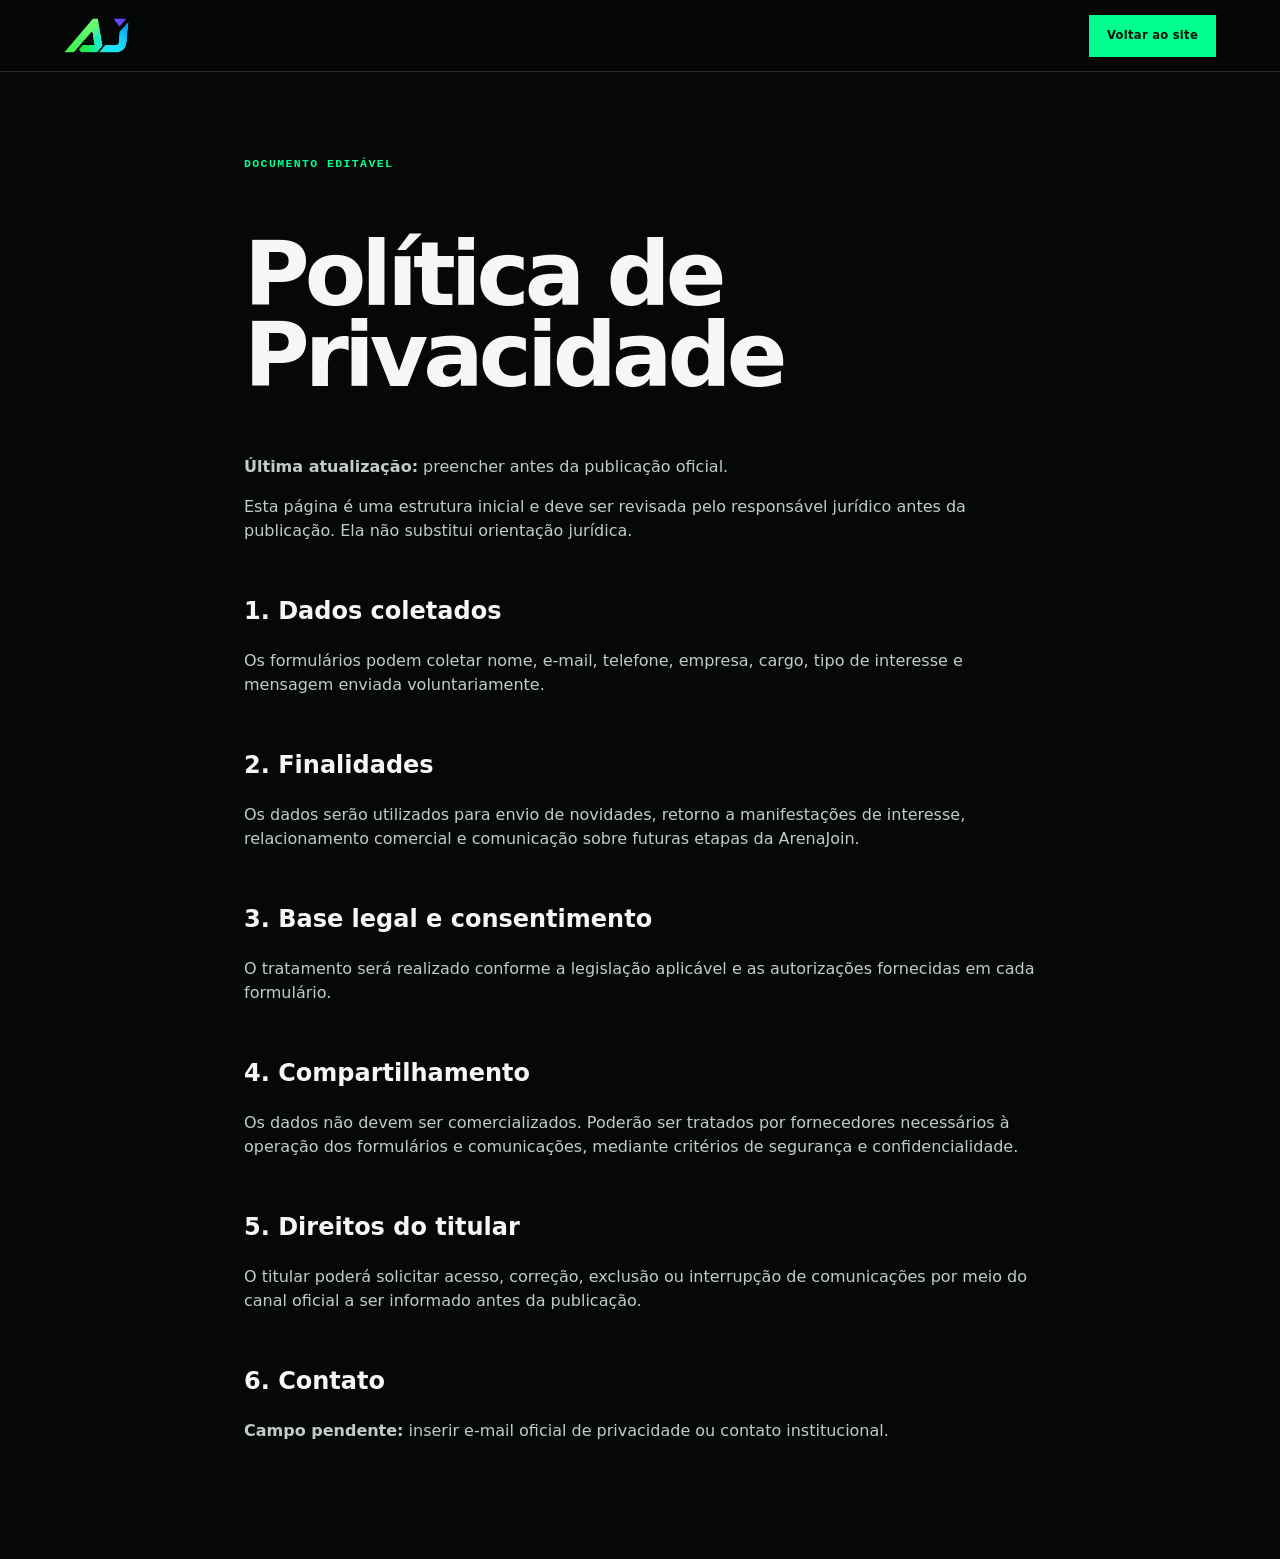
<file: privacidade.html>
<!doctype html><html lang="pt-BR"><head><meta charset="utf-8"><meta name="viewport" content="width=device-width,initial-scale=1"><meta name="theme-color" content="#05070b"><title>Política de Privacidade | ArenaJoin</title><meta name="robots" content="noindex,follow"><link rel="icon" href="assets/simbolo-aj-transparent.png" type="image/png"><link rel="stylesheet" href="styles.css"></head><body><header class="legal-header"><a class="brand" href="index.html"><img src="assets/simbolo-aj-transparent.png" alt="ArenaJoin"></a><a class="button button--small" href="index.html">Voltar ao site</a></header><main class="legal-page"><span class="section-index">DOCUMENTO EDITÁVEL</span><h1>Política de Privacidade</h1><p><strong>Última atualização:</strong> preencher antes da publicação oficial.</p><p>Esta página é uma estrutura inicial e deve ser revisada pelo responsável jurídico antes da publicação. Ela não substitui orientação jurídica.</p><h2>1. Dados coletados</h2><p>Os formulários podem coletar nome, e-mail, telefone, empresa, cargo, tipo de interesse e mensagem enviada voluntariamente.</p><h2>2. Finalidades</h2><p>Os dados serão utilizados para envio de novidades, retorno a manifestações de interesse, relacionamento comercial e comunicação sobre futuras etapas da ArenaJoin.</p><h2>3. Base legal e consentimento</h2><p>O tratamento será realizado conforme a legislação aplicável e as autorizações fornecidas em cada formulário.</p><h2>4. Compartilhamento</h2><p>Os dados não devem ser comercializados. Poderão ser tratados por fornecedores necessários à operação dos formulários e comunicações, mediante critérios de segurança e confidencialidade.</p><h2>5. Direitos do titular</h2><p>O titular poderá solicitar acesso, correção, exclusão ou interrupção de comunicações por meio do canal oficial a ser informado antes da publicação.</p><h2>6. Contato</h2><p><strong>Campo pendente:</strong> inserir e-mail oficial de privacidade ou contato institucional.</p></main></body></html>
</file>
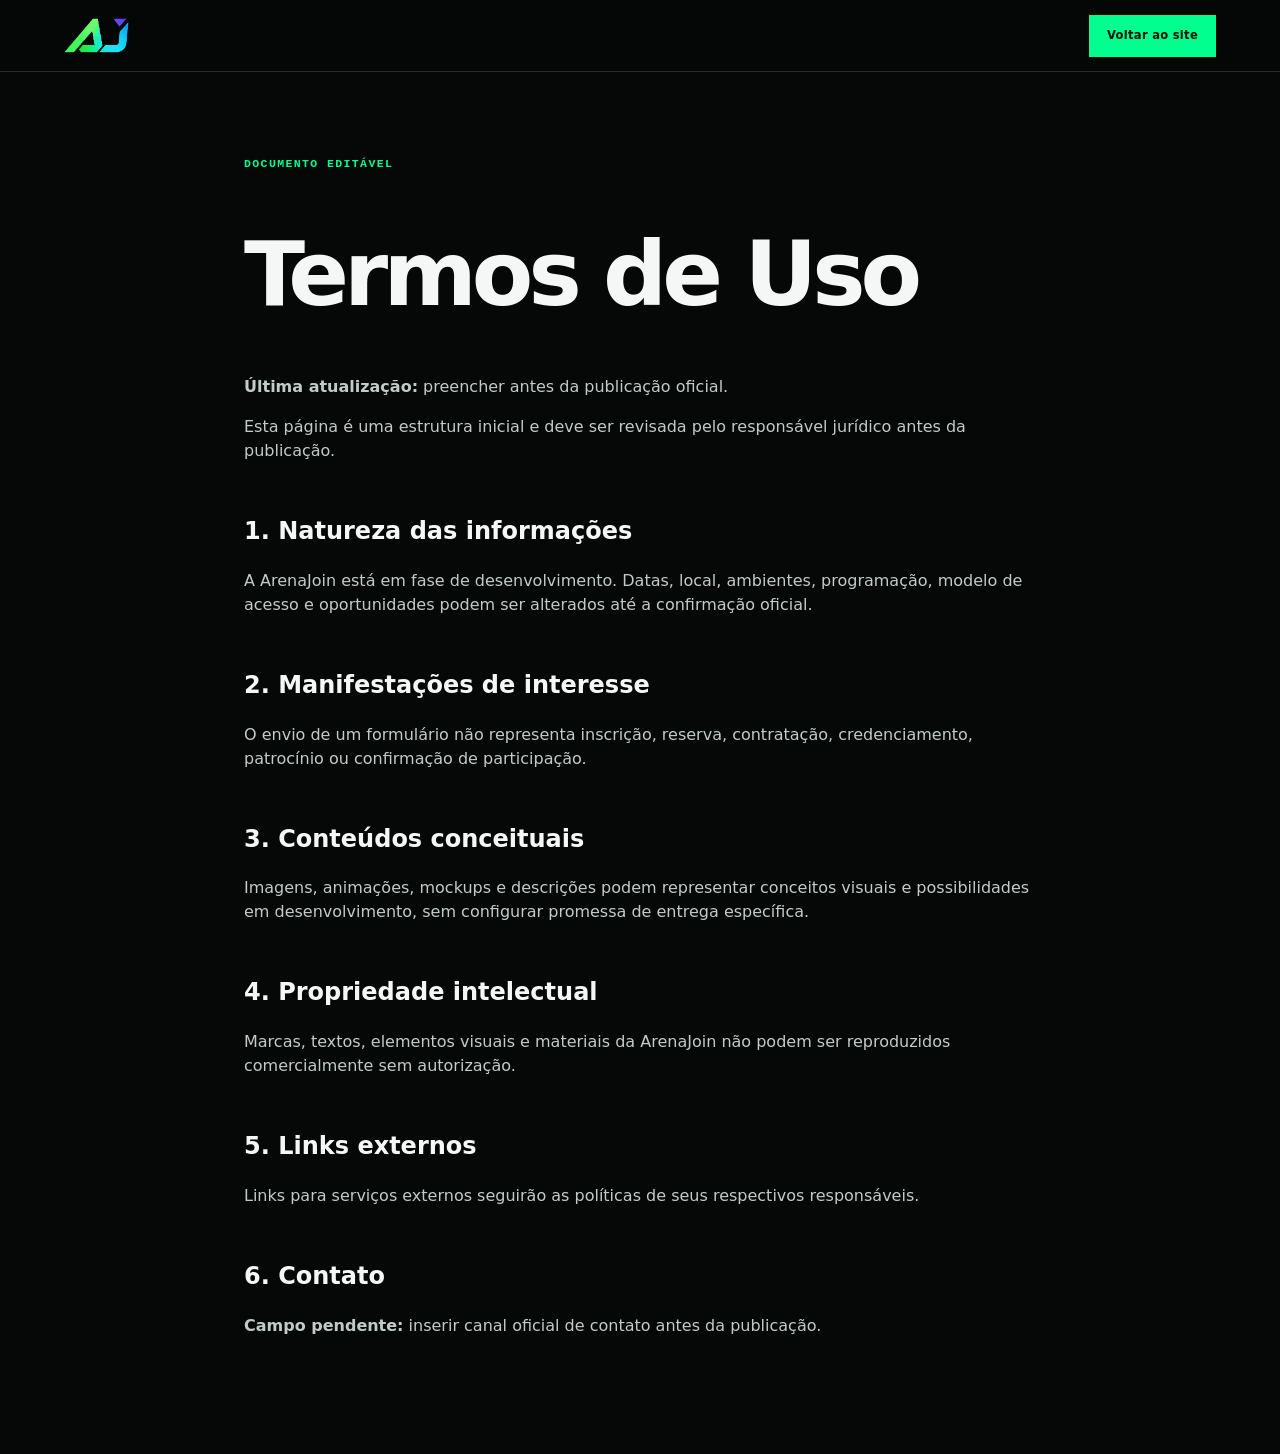
<file: termos.html>
<!doctype html><html lang="pt-BR"><head><meta charset="utf-8"><meta name="viewport" content="width=device-width,initial-scale=1"><meta name="theme-color" content="#05070b"><title>Termos de Uso | ArenaJoin</title><meta name="robots" content="noindex,follow"><link rel="icon" href="assets/simbolo-aj-transparent.png" type="image/png"><link rel="stylesheet" href="styles.css"></head><body><header class="legal-header"><a class="brand" href="index.html"><img src="assets/simbolo-aj-transparent.png" alt="ArenaJoin"></a><a class="button button--small" href="index.html">Voltar ao site</a></header><main class="legal-page"><span class="section-index">DOCUMENTO EDITÁVEL</span><h1>Termos de Uso</h1><p><strong>Última atualização:</strong> preencher antes da publicação oficial.</p><p>Esta página é uma estrutura inicial e deve ser revisada pelo responsável jurídico antes da publicação.</p><h2>1. Natureza das informações</h2><p>A ArenaJoin está em fase de desenvolvimento. Datas, local, ambientes, programação, modelo de acesso e oportunidades podem ser alterados até a confirmação oficial.</p><h2>2. Manifestações de interesse</h2><p>O envio de um formulário não representa inscrição, reserva, contratação, credenciamento, patrocínio ou confirmação de participação.</p><h2>3. Conteúdos conceituais</h2><p>Imagens, animações, mockups e descrições podem representar conceitos visuais e possibilidades em desenvolvimento, sem configurar promessa de entrega específica.</p><h2>4. Propriedade intelectual</h2><p>Marcas, textos, elementos visuais e materiais da ArenaJoin não podem ser reproduzidos comercialmente sem autorização.</p><h2>5. Links externos</h2><p>Links para serviços externos seguirão as políticas de seus respectivos responsáveis.</p><h2>6. Contato</h2><p><strong>Campo pendente:</strong> inserir canal oficial de contato antes da publicação.</p></main></body></html>
</file>
<file: styles.css>
:root {
  --bg: #050807;
  --bg-soft: #090d0d;
  --panel: #0c1112;
  --text: #f5f7f6;
  --muted: #a1aaa8;
  --dim: #6d7775;
  --green: #00ff8f;
  --cyan: #00e5ff;
  --purple: #7b3cff;
  --line: rgba(255,255,255,.14);
  --line-strong: rgba(255,255,255,.26);
  --max: 1440px;
  --pad: clamp(22px, 5vw, 88px);
  --header-h: 76px;
  --sans: Inter, ui-sans-serif, system-ui, -apple-system, BlinkMacSystemFont, "Segoe UI", sans-serif;
  --mono: "IBM Plex Mono", "SFMono-Regular", Consolas, monospace;
}

* { box-sizing: border-box; }
html { scroll-behavior: smooth; background: var(--bg); }
body { margin: 0; background: var(--bg); color: var(--text); font-family: var(--sans); line-height: 1.5; overflow-x: hidden; }
body.menu-open { overflow: hidden; }
a { color: inherit; }
button, input, select, textarea { font: inherit; }
img, video { max-width: 100%; }
::selection { color: #00120a; background: var(--green); }

.sr-only { position: absolute; width: 1px; height: 1px; padding: 0; margin: -1px; overflow: hidden; clip: rect(0,0,0,0); white-space: nowrap; border: 0; }
.skip-link { position: fixed; left: 16px; top: -80px; z-index: 1000; padding: 12px 16px; background: var(--green); color: #00150b; font-weight: 800; transition: top .2s; }
.skip-link:focus { top: 16px; }

.page-progress { position: fixed; top: 0; left: 0; right: 0; height: 2px; z-index: 1000; background: rgba(255,255,255,.05); }
.page-progress span { display: block; width: 0; height: 100%; background: linear-gradient(90deg, var(--green), var(--cyan), var(--purple)); }
.film-grain { position: fixed; inset: 0; z-index: 999; pointer-events: none; opacity: .055; mix-blend-mode: screen; background-image: url("data:image/svg+xml,%3Csvg viewBox='0 0 180 180' xmlns='http://www.w3.org/2000/svg'%3E%3Cfilter id='n'%3E%3CfeTurbulence type='fractalNoise' baseFrequency='.85' numOctaves='3' stitchTiles='stitch'/%3E%3C/filter%3E%3Crect width='100%25' height='100%25' filter='url(%23n)' opacity='.55'/%3E%3C/svg%3E"); }

.site-header { position: fixed; top: 0; left: 0; right: 0; z-index: 100; min-height: var(--header-h); display: grid; grid-template-columns: auto 1fr auto; align-items: center; gap: 28px; padding: 12px var(--pad); border-bottom: 1px solid transparent; transition: background .25s, border-color .25s, backdrop-filter .25s; }
.site-header.is-scrolled { background: rgba(5,8,7,.82); border-color: var(--line); backdrop-filter: blur(18px); }
.brand { display: inline-flex; align-items: center; }
.brand img { width: 65px; height: auto; display: block; }
.main-nav { display: flex; align-items: center; justify-content: center; gap: clamp(18px, 2.5vw, 38px); }
.main-nav a { position: relative; text-decoration: none; color: #d6dcda; font-size: .78rem; font-weight: 750; letter-spacing: .08em; text-transform: uppercase; }
.main-nav a::after { content: ""; position: absolute; left: 0; right: 100%; bottom: -7px; height: 1px; background: var(--green); transition: right .2s; }
.main-nav a:hover::after, .main-nav a:focus-visible::after { right: 0; }
.menu-toggle { display: none; border: 0; background: transparent; color: #fff; width: 44px; height: 44px; }
.menu-toggle i { display: block; width: 24px; height: 1px; margin: 6px auto; background: currentColor; }

.button { display: inline-flex; align-items: center; justify-content: center; gap: 15px; min-height: 54px; padding: 0 23px; border: 1px solid var(--green); background: var(--green); color: #00130a; text-decoration: none; font-size: .82rem; font-weight: 900; letter-spacing: .025em; cursor: pointer; transition: transform .2s, background .2s, color .2s, border-color .2s; }
.button:hover { transform: translateY(-2px); background: #33ffa7; }
.button:focus-visible { outline: 3px solid rgba(0,229,255,.55); outline-offset: 4px; }
.button--ghost { background: rgba(2,8,7,.25); color: var(--text); border-color: rgba(255,255,255,.35); backdrop-filter: blur(10px); }
.button--ghost:hover { color: #00130a; background: var(--cyan); border-color: var(--cyan); }
.button--small { min-height: 42px; padding: 0 17px; font-size: .72rem; }

.hero { position: relative; min-height: 100svh; display: flex; align-items: flex-end; padding: calc(var(--header-h) + 75px) var(--pad) clamp(70px, 9vh, 110px); isolation: isolate; overflow: hidden; }
.hero-media, .hero-media video, .hero-fallback, .hero-overlay { position: absolute; inset: 0; width: 100%; height: 100%; }
.hero-fallback { z-index: 0; }
.hero-media video { z-index: 1; object-fit: cover; opacity: .75; }
.hero-overlay { z-index: 2; }
.hero-media.media-missing video { display: none; }
.hero-fallback { background: #07100c url('assets/hero-2027.svg') center/cover no-repeat; }
.hero-overlay { background: linear-gradient(90deg, rgba(3,7,6,.96) 0%, rgba(3,7,6,.78) 42%, rgba(3,7,6,.15) 76%), linear-gradient(0deg, rgba(3,7,6,.82) 0%, transparent 52%); }
.hero-light { position: absolute; width: 55vw; aspect-ratio: 1; border-radius: 50%; filter: blur(110px); opacity: .16; }
.hero-light--one { background: var(--green); right: -20vw; top: -15vw; }
.hero-light--two { background: var(--cyan); left: 25vw; bottom: -48vw; }
.hero-content { position: relative; z-index: 3; width: min(920px, 100%); }
.eyebrow, .chapter-label, .scene-number, .experience-copy span, .status-note, .hero-meta { font-family: var(--mono); text-transform: uppercase; letter-spacing: .13em; font-size: clamp(.68rem, .85vw, .8rem); font-weight: 750; }
.eyebrow { color: var(--green); margin: 0 0 24px; }
.hero-title { margin: 0; line-height: .86; letter-spacing: -.065em; }
.hero-title span { display: block; margin-bottom: 16px; font-family: var(--mono); font-size: clamp(1rem, 1.3vw, 1.25rem); letter-spacing: .18em; text-transform: uppercase; color: #dbe2df; }
.hero-title strong { display: block; font-size: clamp(4.4rem, 10.2vw, 10.8rem); font-weight: 900; }
.hero-lead { max-width: 680px; margin: 32px 0 18px; font-size: clamp(1.05rem, 1.55vw, 1.42rem); color: #d5dcda; }
.hero-meta { display: flex; flex-wrap: wrap; align-items: center; gap: 12px; color: #f3f6f5; }
.hero-meta i { width: 28px; height: 1px; background: var(--green); }
.hero-meta small { color: var(--green); font-size: .68rem; }
.hero-actions { display: flex; flex-wrap: wrap; gap: 12px; margin-top: 31px; }
.status-note { margin-top: 20px; color: #9ba6a2; font-size: .68rem; letter-spacing: .08em; }
.hero-frame { position: absolute; z-index: 4; left: var(--pad); right: var(--pad); top: calc(var(--header-h) + 20px); display: flex; justify-content: space-between; color: rgba(255,255,255,.62); font: 700 .62rem/1 var(--mono); letter-spacing: .12em; }
.hero-frame span:first-child { color: #ff5570; }
.scroll-cue { position: absolute; z-index: 5; right: var(--pad); bottom: 36px; display: flex; align-items: center; gap: 13px; text-decoration: none; color: #dfe5e3; font: 700 .65rem/1 var(--mono); letter-spacing: .12em; text-transform: uppercase; }
.scroll-cue i { width: 48px; height: 1px; background: var(--green); position: relative; }
.scroll-cue i::after { content: ""; position: absolute; right: 0; top: -3px; width: 7px; height: 7px; border-right: 1px solid var(--green); border-bottom: 1px solid var(--green); transform: rotate(45deg); }

.chapter { position: relative; padding: clamp(96px, 12vw, 180px) var(--pad); border-top: 1px solid var(--line); overflow: hidden; }
.chapter > * { max-width: var(--max); margin-left: auto; margin-right: auto; }
.chapter-label { display: flex; align-items: center; gap: 14px; margin-bottom: clamp(40px, 6vw, 82px); color: #8e9996; }
.chapter-label span { display: inline-grid; place-items: center; width: 36px; height: 24px; background: var(--green); color: #00150b; }
.display-title { margin: 0; font-size: clamp(3.3rem, 7.2vw, 8rem); line-height: .9; letter-spacing: -.065em; font-weight: 900; text-wrap: balance; }
.section-intro { display: grid; grid-template-columns: minmax(0,1.25fr) minmax(280px,.55fr); align-items: end; gap: 70px; margin-bottom: clamp(70px, 9vw, 120px); }
.section-intro > p { margin: 0; color: var(--muted); font-size: clamp(1rem, 1.25vw, 1.28rem); max-width: 520px; }

.concept { background: radial-gradient(circle at 75% 45%, rgba(0,255,143,.075), transparent 34%), var(--bg); }
.concept-grid { display: grid; grid-template-columns: minmax(0,1.1fr) minmax(420px,.9fr); gap: clamp(60px, 8vw, 130px); align-items: center; }
.concept-text { margin-top: 42px; max-width: 680px; color: #b9c2bf; font-size: clamp(1.08rem, 1.45vw, 1.42rem); }
.concept-text p:first-child { color: #fff; font-size: clamp(1.4rem, 2vw, 2rem); }
.concept-visual { min-height: 580px; border: 1px solid var(--line-strong); background: linear-gradient(145deg, rgba(0,229,255,.055), transparent 45%), #080c0d; display: grid; grid-template-rows: 46px 1fr 68px; box-shadow: 0 30px 100px rgba(0,0,0,.35); }
.screen-top { display: flex; justify-content: space-between; align-items: center; padding: 0 18px; border-bottom: 1px solid var(--line); color: var(--green); font: 700 .65rem/1 var(--mono); letter-spacing: .1em; }
.screen-center { position: relative; padding: 42px; display: flex; flex-direction: column; justify-content: center; overflow: hidden; }
.screen-center::before { content: ""; position: absolute; inset: 7%; border: 1px solid rgba(0,229,255,.22); }
.screen-word { position: relative; z-index: 2; font-size: clamp(2.2rem, 4.5vw, 5rem); font-weight: 900; line-height: .92; letter-spacing: -.05em; color: rgba(255,255,255,.12); transition: color .25s, transform .25s; }
.screen-word:nth-child(2) { color: rgba(0,255,143,.72); transform: translateX(10%); }
.screen-word:nth-child(3) { color: rgba(0,229,255,.54); transform: translateX(22%); }
.screen-word:nth-child(4) { color: rgba(123,60,255,.5); transform: translateX(6%); }
.focus-ring { position: absolute; right: 8%; top: 15%; width: 50%; aspect-ratio: 1; border: 1px solid var(--cyan); border-radius: 50%; opacity: .45; }
.focus-ring::before, .focus-ring::after { content: ""; position: absolute; border-radius: 50%; inset: 14%; border: 1px dashed var(--green); }
.focus-ring::after { inset: 32%; border-style: solid; border-color: var(--purple); }
.screen-timeline { display: flex; gap: 4px; align-items: center; padding: 0 18px; border-top: 1px solid var(--line); }
.screen-timeline i { height: 22px; flex: 1; background: rgba(0,255,143,.12); border: 1px solid rgba(0,255,143,.3); }
.screen-timeline i:nth-child(2n) { background: rgba(0,229,255,.11); border-color: rgba(0,229,255,.3); }

.journey { background: #070a0a; }
.journey-flow { display: grid; grid-template-columns: minmax(0,1fr) 90px minmax(0,1fr); align-items: stretch; }
.journey-scene { position: relative; min-height: 660px; overflow: hidden; border: 1px solid var(--line-strong); display: flex; align-items: flex-end; isolation: isolate; }
.scene-media, .scene-media video, .scene-fallback { position: absolute; inset: 0; width: 100%; height: 100%; }
.scene-fallback { z-index: 0; }
.scene-media video { z-index: 1; object-fit: cover; opacity: .58; }
.scene-media::after { z-index: 2; }
.scene-media.media-missing video { display: none; }
.journey-scene--school .scene-fallback { background: url('assets/school-2027.svg') center/cover no-repeat; }
.journey-scene--festival .scene-fallback { background: url('assets/festival-2027.svg') center/cover no-repeat; }
.scene-media::after { content: ""; position: absolute; inset: 0; background: linear-gradient(0deg, rgba(3,6,5,.96), rgba(3,6,5,.12) 75%); }
.scene-content { position: relative; z-index: 2; padding: clamp(28px, 4vw, 56px); width: 100%; }
.scene-number { color: var(--green); }
.scene-content h3 { margin: 12px 0 18px; font-size: clamp(2.5rem, 4vw, 5rem); line-height: .92; letter-spacing: -.055em; }
.scene-content p { max-width: 620px; color: #ced5d3; font-size: clamp(1rem, 1.25vw, 1.25rem); }
.scene-content ul { padding: 0; margin: 26px 0; list-style: none; display: grid; gap: 9px; }
.scene-content li { position: relative; padding-left: 18px; font-weight: 750; }
.scene-content li::before { content: ""; position: absolute; left: 0; top: .72em; width: 7px; height: 1px; background: var(--cyan); }
.scene-content small { color: #9aa5a2; font-family: var(--mono); text-transform: uppercase; font-size: .66rem; letter-spacing: .08em; }
.journey-connector { display: flex; flex-direction: column; align-items: center; justify-content: center; gap: 16px; color: var(--green); }
.journey-connector span { width: 1px; flex: 1; min-height: 80px; background: linear-gradient(transparent, var(--green), transparent); }
.journey-connector b { writing-mode: vertical-rl; font: 700 .62rem/1 var(--mono); letter-spacing: .14em; }

.experiences { background: radial-gradient(circle at 20% 35%, rgba(0,229,255,.045), transparent 28%), #050807; }
.experience-sequence { border-top: 1px solid var(--line-strong); }
.experience-row { min-height: 330px; display: grid; grid-template-columns: minmax(240px,.8fr) minmax(300px,1fr) minmax(300px,.7fr); align-items: center; gap: clamp(28px, 5vw, 80px); padding: 48px 0; border-bottom: 1px solid var(--line-strong); }
.experience-word { font-size: clamp(3.4rem, 6.5vw, 7.2rem); font-weight: 900; line-height: .85; letter-spacing: -.065em; }
.experience-copy p { margin: 0 0 22px; color: #cad2cf; font-size: clamp(1.05rem, 1.4vw, 1.36rem); max-width: 620px; }
.experience-copy span { color: var(--green); font-size: .66rem; }
.experience-shot { position: relative; min-height: 210px; border: 1px solid var(--line); background: #0a0f10; overflow: hidden; }
.experience-shot::before { content: ""; position: absolute; inset: 0; background: repeating-linear-gradient(90deg, transparent 0 29px, rgba(255,255,255,.035) 30px), repeating-linear-gradient(0deg, transparent 0 29px, rgba(255,255,255,.035) 30px); }
.experience-shot i { position: absolute; display: block; border: 1px solid; }
.shot-create i:nth-child(1) { inset: 25% 18%; border-color: var(--green); }
.shot-create i:nth-child(2) { width: 44%; height: 44%; left: 30%; top: 18%; border-radius: 50%; border-color: var(--cyan); }
.shot-create i:nth-child(3) { width: 8px; height: 8px; left: 50%; top: 48%; background: var(--green); border: 0; }
.shot-experiment i:nth-child(1) { width: 45%; aspect-ratio: 1; border-radius: 50%; left: 10%; top: 8%; border-color: var(--purple); }
.shot-experiment i:nth-child(2) { width: 35%; aspect-ratio: 1; border-radius: 50%; right: 8%; bottom: 7%; border-color: var(--cyan); }
.shot-experiment i:nth-child(3) { width: 56%; height: 1px; left: 22%; top: 50%; background: var(--green); border: 0; transform: rotate(-22deg); }
.shot-learn i:nth-child(1), .shot-learn i:nth-child(2), .shot-learn i:nth-child(3) { height: 28px; left: 12%; right: 12%; border-color: rgba(0,255,143,.4); background: rgba(0,255,143,.06); }
.shot-learn i:nth-child(1) { top: 22%; } .shot-learn i:nth-child(2) { top: 44%; width: 54%; } .shot-learn i:nth-child(3) { top: 66%; width: 72%; }
.shot-connect i:nth-child(1), .shot-connect i:nth-child(2), .shot-connect i:nth-child(3) { width: 72px; aspect-ratio: 1; border-radius: 50%; border-color: var(--cyan); top: 35%; }
.shot-connect i:nth-child(1) { left: 10%; } .shot-connect i:nth-child(2) { left: calc(50% - 36px); border-color: var(--green); } .shot-connect i:nth-child(3) { right: 10%; border-color: var(--purple); }
.participation-statement { margin-top: clamp(80px, 10vw, 150px); display: grid; grid-template-columns: minmax(280px,.8fr) minmax(300px,1fr); gap: 80px; align-items: start; }
.participation-statement span { font-size: clamp(3rem, 6.5vw, 7.5rem); font-weight: 900; line-height: .88; letter-spacing: -.06em; }
.participation-statement p { margin: 0; color: #c6cecb; font-size: clamp(1.2rem, 1.8vw, 1.75rem); max-width: 680px; }

.purpose { min-height: 900px; display: flex; flex-direction: column; justify-content: flex-end; isolation: isolate; }
.purpose-media { position: absolute; z-index: -2; inset: 0; max-width: none; background: url('assets/purpose-2027.svg') center/cover no-repeat; }
.purpose::after { content: ""; position: absolute; z-index: -1; inset: 0; background: linear-gradient(90deg, rgba(3,6,5,.98) 0 46%, rgba(3,6,5,.54) 72%, rgba(3,6,5,.85)), linear-gradient(0deg, #050807 0, transparent 35%); }
.purpose-content { width: min(860px, 100%); margin-left: max(0px, calc((100vw - var(--max)) / 2)); margin-right: 0; }
.purpose-lead { color: #d1d8d6; font-size: clamp(1.15rem, 1.65vw, 1.6rem); max-width: 760px; margin: 34px 0 45px; }
.purpose-lines { border-top: 1px solid var(--line-strong); }
.purpose-lines p { display: grid; grid-template-columns: 42px 1fr; gap: 20px; margin: 0; padding: 20px 0; border-bottom: 1px solid var(--line); color: #c0c8c5; }
.purpose-lines span { color: var(--green); font-family: var(--mono); font-size: .75rem; }
.provisional-note { color: var(--green); font-family: var(--mono); font-size: .72rem; text-transform: uppercase; letter-spacing: .1em; margin-top: 28px; }

.partners { background: #080c0c; }
.partners-grid { display: grid; grid-template-columns: minmax(0,1.15fr) minmax(360px,.65fr); gap: clamp(60px, 9vw, 150px); align-items: end; }
.partners-lead { margin: 38px 0 20px; max-width: 820px; color: #c9d1ce; font-size: clamp(1.1rem, 1.55vw, 1.5rem); }
.partners-note { color: var(--dim); font-family: var(--mono); font-size: .7rem; text-transform: uppercase; letter-spacing: .08em; }
.partner-possibilities { display: flex; flex-wrap: wrap; gap: 10px; justify-content: flex-end; }
.partner-possibilities span { padding: 13px 16px; border: 1px solid var(--line-strong); color: #dfe5e3; font: 700 .7rem/1 var(--mono); text-transform: uppercase; letter-spacing: .08em; }
.partner-possibilities span:nth-child(2n) { border-color: rgba(0,229,255,.45); }
.partner-possibilities span:nth-child(3n) { border-color: rgba(123,60,255,.45); }

.contact { background: radial-gradient(circle at 15% 15%, rgba(0,255,143,.08), transparent 30%), #050807; }
.contact-intro { display: grid; grid-template-columns: .55fr 1.45fr; gap: 70px; align-items: start; margin-bottom: 75px; }
.contact-intro .chapter-label { margin: 0; }
.contact-intro > p { grid-column: 2; margin: -35px 0 0; color: var(--muted); font-size: 1.15rem; }
.contact-form { padding: clamp(28px, 5vw, 68px); border: 1px solid var(--line-strong); background: rgba(10,15,15,.78); }
.form-grid { display: grid; grid-template-columns: repeat(2,minmax(0,1fr)); gap: 25px; }
.contact-form label { display: grid; gap: 9px; }
.contact-form label > span { font: 700 .68rem/1.2 var(--mono); letter-spacing: .09em; text-transform: uppercase; color: #bfc8c5; }
.contact-form input, .contact-form select, .contact-form textarea { width: 100%; border: 0; border-bottom: 1px solid var(--line-strong); border-radius: 0; background: transparent; color: #fff; padding: 14px 2px; outline: 0; }
.contact-form select { background: #0a0f0f; }
.contact-form input:focus, .contact-form select:focus, .contact-form textarea:focus { border-color: var(--green); box-shadow: 0 1px 0 var(--green); }
.field-message { margin-top: 30px; }
.contact-form textarea { resize: vertical; min-height: 120px; }
.consent { grid-template-columns: auto 1fr !important; align-items: start; margin: 26px 0; }
.consent input { width: 18px; height: 18px; margin-top: 1px; accent-color: var(--green); }
.consent span { text-transform: none !important; letter-spacing: 0 !important; line-height: 1.5 !important; font-family: var(--sans) !important; font-weight: 500 !important; color: var(--muted) !important; }
.honeypot { position: absolute; left: -9999px; }
.form-action { display: flex; align-items: center; gap: 24px; }
.form-status { margin: 0; color: var(--muted); }
.form-status.is-success { color: var(--green); }
.form-status.is-error { color: #ff7185; }

.site-footer { display: grid; grid-template-columns: 1fr 1fr 1fr; gap: 40px; align-items: end; padding: 70px var(--pad) 30px; border-top: 1px solid var(--line); background: #030505; }
.footer-brand img { width: min(260px, 70vw); height: auto; display: block; }
.footer-brand p { margin: 8px 0 0; color: var(--green); font: 700 .7rem/1 var(--mono); text-transform: uppercase; letter-spacing: .18em; }
.footer-claim { margin: 0; font-size: clamp(1.8rem, 3.2vw, 3.8rem); font-weight: 900; line-height: .92; letter-spacing: -.05em; }
.footer-links { display: flex; flex-direction: column; align-items: flex-end; gap: 10px; font-size: .85rem; }
.footer-links a { color: #c8d0cd; }
.footer-links a[aria-disabled="true"] { opacity: .45; text-decoration: line-through; }
.site-footer small { grid-column: 1 / -1; padding-top: 35px; color: var(--dim); font: 600 .64rem/1 var(--mono); text-transform: uppercase; letter-spacing: .08em; }

.reveal { opacity: 0; transform: translateY(28px); transition: opacity .8s ease, transform .8s ease; }
.reveal.is-visible { opacity: 1; transform: none; }
.no-js .reveal { opacity: 1; transform: none; }


.section-index { color: var(--green); font: 750 .72rem/1 var(--mono); letter-spacing: .12em; text-transform: uppercase; }
.legal-header { position: fixed; z-index: 100; top: 0; left: 0; right: 0; min-height: 72px; display: flex; align-items: center; justify-content: space-between; gap: 24px; padding: 12px var(--pad); border-bottom: 1px solid var(--line); background: rgba(5,8,7,.9); backdrop-filter: blur(16px); }

.legal-page { max-width: 920px; margin: 0 auto; padding: 150px var(--pad) 100px; }
.legal-page h1 { font-size: clamp(2.8rem, 7vw, 6rem); line-height: .9; letter-spacing: -.055em; }
.legal-page h2 { margin-top: 50px; }
.legal-page p, .legal-page li { color: #c3cbc8; }

@media (max-width: 1100px) {
  .header-cta { display: none; }
  .site-header { grid-template-columns: auto 1fr; }
  .main-nav { justify-content: flex-end; }
  .concept-grid, .partners-grid { grid-template-columns: 1fr; }
  .concept-visual { min-height: 500px; }
  .journey-flow { grid-template-columns: 1fr; gap: 24px; }
  .journey-connector { flex-direction: row; min-height: 50px; }
  .journey-connector span { height: 1px; min-height: 0; width: auto; flex: 1; }
  .journey-connector b { writing-mode: horizontal-tb; }
  .experience-row { grid-template-columns: minmax(200px,.7fr) 1fr; }
  .experience-shot { grid-column: 1 / -1; min-height: 180px; }
  .partner-possibilities { justify-content: flex-start; }
}

@media (max-width: 760px) {
  :root { --pad: 20px; --header-h: 66px; }
  .site-header { grid-template-columns: auto auto; justify-content: space-between; padding: 10px var(--pad); }
  .brand img { width: 58px; }
  .menu-toggle { display: block; position: relative; z-index: 3; }
  .main-nav { position: fixed; inset: 0; z-index: 2; display: flex; flex-direction: column; justify-content: center; align-items: flex-start; gap: 28px; padding: 90px var(--pad) 50px; background: rgba(3,6,5,.98); transform: translateX(100%); transition: transform .3s ease; }
  .main-nav.is-open { transform: none; }
  .main-nav a { font-size: 1.7rem; letter-spacing: -.02em; text-transform: none; font-weight: 850; }
  .hero { min-height: 780px; padding-top: 125px; padding-bottom: 60px; align-items: flex-end; }
  .hero-overlay { background: linear-gradient(0deg, rgba(3,7,6,.98) 0%, rgba(3,7,6,.55) 72%, rgba(3,7,6,.46)); }
  .hero-frame { top: 84px; }
  .hero-frame span:nth-child(2) { display: none; }
  .hero-title strong { font-size: clamp(3.25rem, 14.5vw, 4.8rem); letter-spacing: -.075em; }
  .hero-lead { margin-top: 24px; }
  .hero-meta { display: grid; grid-template-columns: 1fr; align-items: flex-start; gap: 7px; line-height: 1.55; }
  .hero-meta i { display: none; }
  .hero-meta small { width: 100%; }
  .hero-actions { display: grid; grid-template-columns: 1fr; }
  .button { width: 100%; }
  .scroll-cue { display: none; }
  .chapter { padding-top: 90px; padding-bottom: 90px; }
  .chapter-label { margin-bottom: 40px; }
  .display-title { font-size: clamp(3rem, 15vw, 5.1rem); }
  .section-intro { grid-template-columns: 1fr; gap: 25px; margin-bottom: 60px; }
  .concept-grid { gap: 50px; }
  .concept-text { margin-top: 28px; }
  .concept-visual { min-height: 400px; grid-template-rows: 42px 1fr 55px; }
  .screen-center { padding: 26px; }
  .screen-word { font-size: clamp(2rem, 10vw, 3.6rem); }
  .journey-scene { min-height: 570px; }
  .scene-content h3 { font-size: clamp(3rem, 14vw, 4.8rem); }
  .experience-row { grid-template-columns: 1fr; gap: 24px; padding: 42px 0; min-height: 0; }
  .experience-word { font-size: clamp(3.4rem, 15vw, 5.5rem); }
  .experience-shot { grid-column: auto; min-height: 150px; }
  .participation-statement { grid-template-columns: 1fr; gap: 28px; margin-top: 80px; }
  .participation-statement span { font-size: clamp(3.2rem, 16vw, 5.4rem); }
  .purpose { min-height: 850px; }
  .purpose::after { background: linear-gradient(0deg, rgba(3,6,5,.98) 0 56%, rgba(3,6,5,.45) 100%); }
  .purpose-content { margin: 0; }
  .purpose-lines p { grid-template-columns: 34px 1fr; }
  .partners-grid { gap: 40px; }
  .contact-intro { grid-template-columns: 1fr; gap: 30px; margin-bottom: 50px; }
  .contact-intro > p { grid-column: auto; margin: 0; }
  .form-grid { grid-template-columns: 1fr; }
  .contact-form { padding: 24px 18px; }
  .form-action { align-items: stretch; flex-direction: column; }
  .site-footer { grid-template-columns: 1fr; align-items: start; }
  .footer-links { align-items: flex-start; }
  .site-footer small { grid-column: auto; }
}

@media (prefers-reduced-motion: reduce) {
  html { scroll-behavior: auto; }
  *, *::before, *::after { animation-duration: .01ms !important; animation-iteration-count: 1 !important; transition-duration: .01ms !important; }
  .reveal { opacity: 1; transform: none; }
}
</file>
